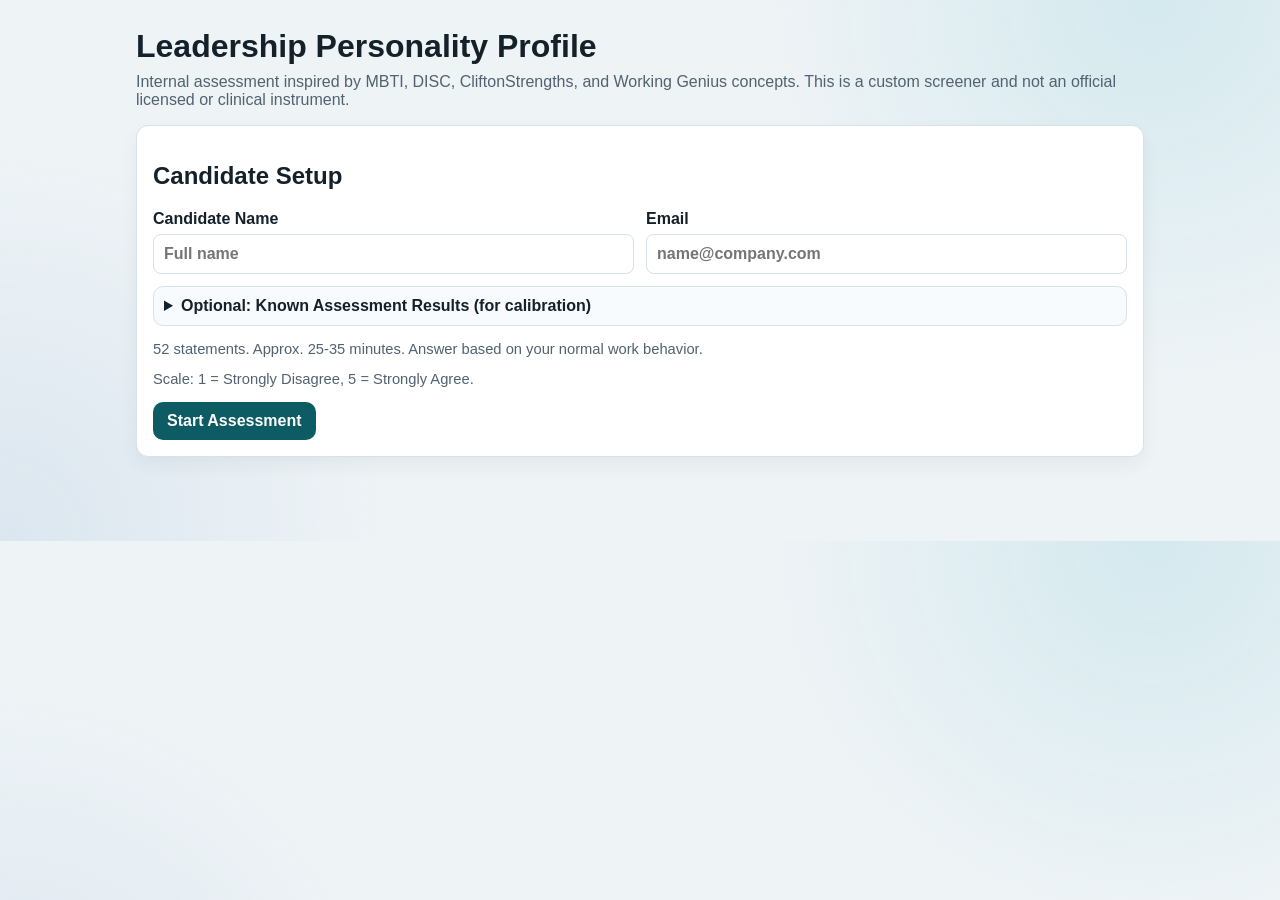
<file: index.html>
<!doctype html>
<html lang="en">
<head>
  <meta charset="UTF-8" />
  <meta name="viewport" content="width=device-width, initial-scale=1.0" />
  <title>Leadership Personality Profile</title>
  <link rel="stylesheet" href="./styles.css" />
</head>
<body>
  <main class="shell">
    <header>
      <h1>Leadership Personality Profile</h1>
      <p>
        Internal assessment inspired by MBTI, DISC, CliftonStrengths, and Working Genius concepts.
        This is a custom screener and not an official licensed or clinical instrument.
      </p>
    </header>

    <section id="setup" class="card">
      <h2>Candidate Setup</h2>
      <div class="grid">
        <label>Candidate Name
          <input id="candidateName" type="text" placeholder="Full name" />
        </label>
        <label>Email
          <input id="candidateEmail" type="email" placeholder="name@company.com" />
        </label>
      </div>
      <details class="optional-panel">
        <summary>Optional: Known Assessment Results (for calibration)</summary>
        <div class="grid optional-grid">
          <label>Known MBTI Type
            <input id="knownMbti" type="text" placeholder="example: ENTJ" maxlength="8" />
          </label>
          <label>Known DISC Style
            <input id="knownDisc" type="text" placeholder="example: D or SI blend" maxlength="40" />
          </label>
          <label>Known Clifton Top Strengths
            <input id="knownStrengths" type="text" placeholder="comma separated (example: Strategic, Achiever)" maxlength="180" />
          </label>
          <label>Known Working Genius Top Two
            <input id="knownGenius" type="text" placeholder="comma separated (example: Discernment, Galvanizing)" maxlength="180" />
          </label>
        </div>
      </details>
      <p class="small">52 statements. Approx. 25-35 minutes. Answer based on your normal work behavior.</p>
      <p class="small">Scale: 1 = Strongly Disagree, 5 = Strongly Agree.</p>
      <button id="startBtn">Start Assessment</button>
    </section>

    <section id="test" class="card hidden">
      <div class="topbar">
        <h2>Assessment</h2>
        <div id="timer" class="timer">35:00</div>
      </div>
      <p class="small">There are no right/wrong answers. Be honest and consistent.</p>
      <form id="testForm"></form>
      <div class="actions">
        <button id="submitBtn" type="button">Submit Assessment</button>
      </div>
    </section>

    <section id="results" class="card hidden"></section>
  </main>

  <script src="./config.js?v=20260221a"></script>
  <script src="./app.js?v=20260221a"></script>
</body>
</html>
</file>
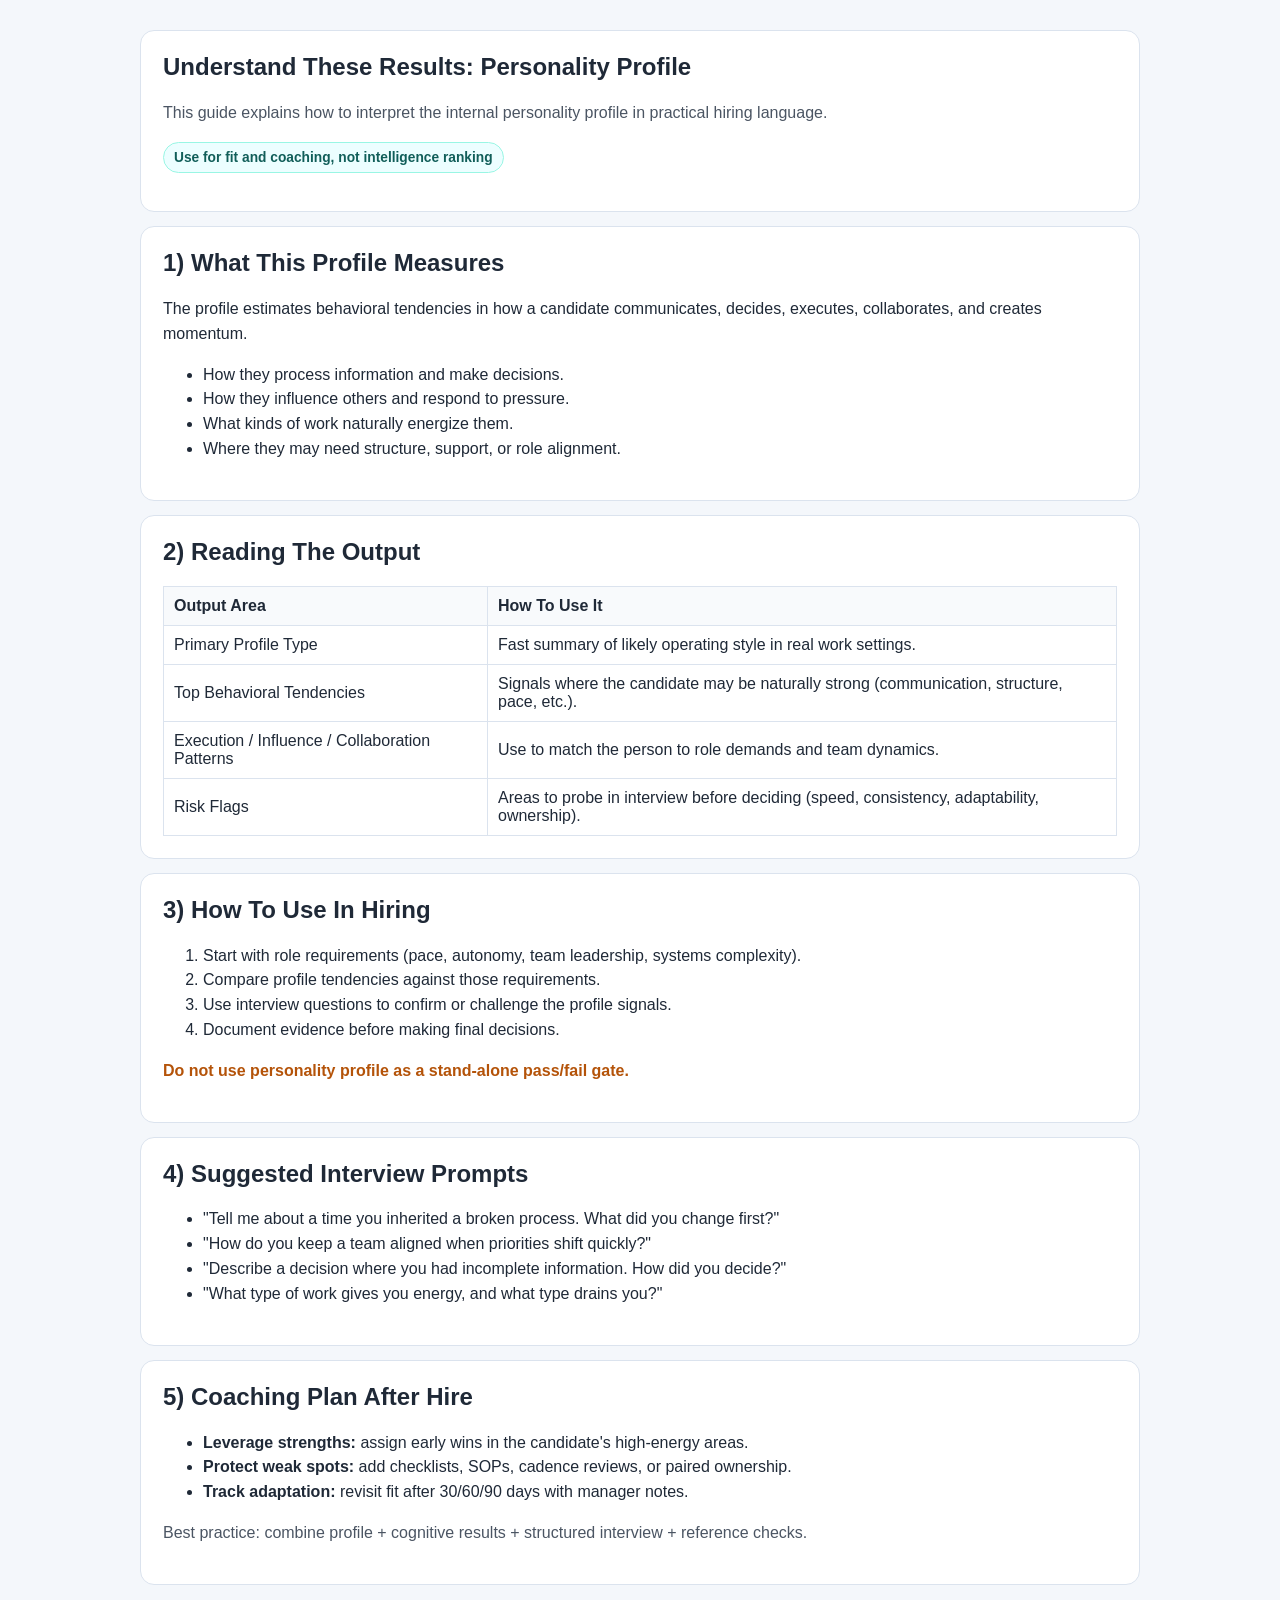
<file: understand-results-personality.html>
<!doctype html>
<html lang="en">
<head>
  <meta charset="UTF-8" />
  <meta name="viewport" content="width=device-width, initial-scale=1.0" />
  <title>Understand Personality Results</title>
  <style>
    :root {
      --bg: #f4f7fb;
      --card: #ffffff;
      --ink: #1f2937;
      --muted: #4b5563;
      --line: #dbe3ee;
      --accent: #0f766e;
      --warn: #b45309;
    }
    * { box-sizing: border-box; }
    body { margin: 0; font-family: "Avenir Next", "Segoe UI", sans-serif; background: var(--bg); color: var(--ink); }
    .wrap { width: min(1000px, 94vw); margin: 30px auto 60px; }
    .card { background: var(--card); border: 1px solid var(--line); border-radius: 14px; padding: 22px; margin-bottom: 14px; }
    h1, h2, h3 { margin-top: 0; }
    p, li { line-height: 1.55; }
    .muted { color: var(--muted); }
    table { width: 100%; border-collapse: collapse; }
    th, td { border: 1px solid var(--line); padding: 10px; text-align: left; }
    th { background: #f8fafc; }
    .tag { display: inline-block; padding: 4px 10px; border-radius: 999px; background: #ecfeff; color: #115e59; border: 1px solid #99f6e4; font-size: 0.86rem; font-weight: 700; }
    .warn { color: var(--warn); font-weight: 700; }
  </style>
</head>
<body>
  <main class="wrap">
    <section class="card">
      <h1>Understand These Results: Personality Profile</h1>
      <p class="muted">This guide explains how to interpret the internal personality profile in practical hiring language.</p>
      <p><span class="tag">Use for fit and coaching, not intelligence ranking</span></p>
    </section>

    <section class="card">
      <h2>1) What This Profile Measures</h2>
      <p>The profile estimates behavioral tendencies in how a candidate communicates, decides, executes, collaborates, and creates momentum.</p>
      <ul>
        <li>How they process information and make decisions.</li>
        <li>How they influence others and respond to pressure.</li>
        <li>What kinds of work naturally energize them.</li>
        <li>Where they may need structure, support, or role alignment.</li>
      </ul>
    </section>

    <section class="card">
      <h2>2) Reading The Output</h2>
      <table>
        <thead>
          <tr><th>Output Area</th><th>How To Use It</th></tr>
        </thead>
        <tbody>
          <tr><td>Primary Profile Type</td><td>Fast summary of likely operating style in real work settings.</td></tr>
          <tr><td>Top Behavioral Tendencies</td><td>Signals where the candidate may be naturally strong (communication, structure, pace, etc.).</td></tr>
          <tr><td>Execution / Influence / Collaboration Patterns</td><td>Use to match the person to role demands and team dynamics.</td></tr>
          <tr><td>Risk Flags</td><td>Areas to probe in interview before deciding (speed, consistency, adaptability, ownership).</td></tr>
        </tbody>
      </table>
    </section>

    <section class="card">
      <h2>3) How To Use In Hiring</h2>
      <ol>
        <li>Start with role requirements (pace, autonomy, team leadership, systems complexity).</li>
        <li>Compare profile tendencies against those requirements.</li>
        <li>Use interview questions to confirm or challenge the profile signals.</li>
        <li>Document evidence before making final decisions.</li>
      </ol>
      <p class="warn">Do not use personality profile as a stand-alone pass/fail gate.</p>
    </section>

    <section class="card">
      <h2>4) Suggested Interview Prompts</h2>
      <ul>
        <li>"Tell me about a time you inherited a broken process. What did you change first?"</li>
        <li>"How do you keep a team aligned when priorities shift quickly?"</li>
        <li>"Describe a decision where you had incomplete information. How did you decide?"</li>
        <li>"What type of work gives you energy, and what type drains you?"</li>
      </ul>
    </section>

    <section class="card">
      <h2>5) Coaching Plan After Hire</h2>
      <ul>
        <li><strong>Leverage strengths:</strong> assign early wins in the candidate's high-energy areas.</li>
        <li><strong>Protect weak spots:</strong> add checklists, SOPs, cadence reviews, or paired ownership.</li>
        <li><strong>Track adaptation:</strong> revisit fit after 30/60/90 days with manager notes.</li>
      </ul>
      <p class="muted">Best practice: combine profile + cognitive results + structured interview + reference checks.</p>
    </section>
  </main>
</body>
</html>
</file>
<file: styles.css>
:root {
  --bg: #eef3f6;
  --card: #ffffff;
  --text: #14212b;
  --muted: #516271;
  --accent: #0d5c63;
  --accent-soft: #d8eef0;
  --border: #d6e1e8;
}

* {
  box-sizing: border-box;
}

body {
  margin: 0;
  font-family: "Avenir Next", "Segoe UI", sans-serif;
  color: var(--text);
  background:
    radial-gradient(circle at 90% 0%, #d4e9ee, transparent 30%),
    radial-gradient(circle at 0% 100%, #dbe6ef, transparent 28%),
    var(--bg);
}

.shell {
  max-width: 1040px;
  margin: 28px auto;
  padding: 0 16px 40px;
}

header h1 {
  margin-bottom: 8px;
}

header p {
  margin-top: 0;
  color: var(--muted);
}

.card {
  background: var(--card);
  border: 1px solid var(--border);
  border-radius: 12px;
  padding: 16px;
  margin-bottom: 16px;
  box-shadow: 0 8px 18px rgba(20, 33, 43, 0.05);
}

.optional-panel {
  margin-top: 12px;
  border: 1px solid var(--border);
  border-radius: 10px;
  padding: 10px;
  background: #f8fbfd;
}

.optional-panel summary {
  cursor: pointer;
  font-weight: 700;
}

.optional-grid {
  margin-top: 10px;
}

.grid {
  display: grid;
  gap: 12px;
  grid-template-columns: repeat(auto-fit, minmax(220px, 1fr));
}

label {
  display: grid;
  gap: 6px;
  font-weight: 600;
}

input,
button {
  font: inherit;
}

input {
  border: 1px solid var(--border);
  border-radius: 8px;
  padding: 10px;
}

button {
  background: var(--accent);
  color: #fff;
  border: 0;
  border-radius: 10px;
  padding: 10px 14px;
  font-weight: 700;
  cursor: pointer;
}

button:hover {
  opacity: 0.95;
}

.small {
  color: var(--muted);
  font-size: 0.92rem;
}

.hidden {
  display: none;
}

.topbar {
  display: flex;
  align-items: center;
  justify-content: space-between;
  gap: 12px;
}

.timer {
  background: var(--accent-soft);
  color: #0b3f44;
  border-radius: 999px;
  padding: 8px 12px;
  font-weight: 700;
}

.section-block {
  margin-top: 20px;
}

.section-block h3 {
  margin-bottom: 8px;
}

.question {
  border-top: 1px solid var(--border);
  padding: 14px 0;
}

.question:first-child {
  border-top: 0;
}

.question p {
  margin-top: 0;
}

.scale {
  display: grid;
  gap: 8px;
  grid-template-columns: repeat(5, minmax(120px, 1fr));
}

.choice {
  border: 1px solid var(--border);
  border-radius: 8px;
  padding: 8px;
  display: flex;
  gap: 8px;
  align-items: center;
  font-size: 0.88rem;
}

.actions {
  margin-top: 14px;
}

.kpi {
  display: inline-block;
  margin-right: 10px;
  margin-bottom: 8px;
  background: #f5f9fb;
  border: 1px solid var(--border);
  border-radius: 10px;
  padding: 8px 12px;
}

.result-table {
  width: 100%;
  border-collapse: collapse;
  margin-top: 12px;
}

.result-table th,
.result-table td {
  text-align: left;
  border-bottom: 1px solid var(--border);
  padding: 8px;
}

.report-grid {
  display: grid;
  gap: 12px;
  grid-template-columns: repeat(auto-fit, minmax(260px, 1fr));
  margin-top: 12px;
}

.report-card {
  border: 1px solid var(--border);
  border-radius: 10px;
  padding: 10px;
  background: #fbfdfe;
}

.report-card h3 {
  margin: 0 0 10px;
}

.bar-list {
  display: grid;
  gap: 8px;
}

.bar-row {
  display: grid;
  gap: 4px;
}

.bar-row-head {
  display: flex;
  justify-content: space-between;
  font-size: 0.86rem;
  color: var(--muted);
}

.bar-track {
  width: 100%;
  background: #e8f0f5;
  border-radius: 999px;
  height: 10px;
  overflow: hidden;
}

.bar-fill {
  height: 100%;
  background: linear-gradient(90deg, #0d5c63, #3a8e95);
}

.pair-row {
  display: grid;
  grid-template-columns: 1fr auto 1fr;
  align-items: center;
  gap: 8px;
}

.pair-pill {
  display: inline-block;
  border: 1px solid var(--border);
  border-radius: 999px;
  padding: 2px 8px;
  font-size: 0.76rem;
  background: #f7fbfd;
}

.calibration-box {
  margin-top: 12px;
  border: 1px solid #c9dce8;
  background: #f3f9fe;
  border-radius: 10px;
  padding: 10px;
}

.disclaimer {
  border-left: 4px solid #f59e0b;
  padding-left: 10px;
}

@media (max-width: 840px) {
  .scale {
    grid-template-columns: 1fr;
  }
}

@media (max-width: 640px) {
  .shell {
    margin-top: 16px;
  }
}
</file>
